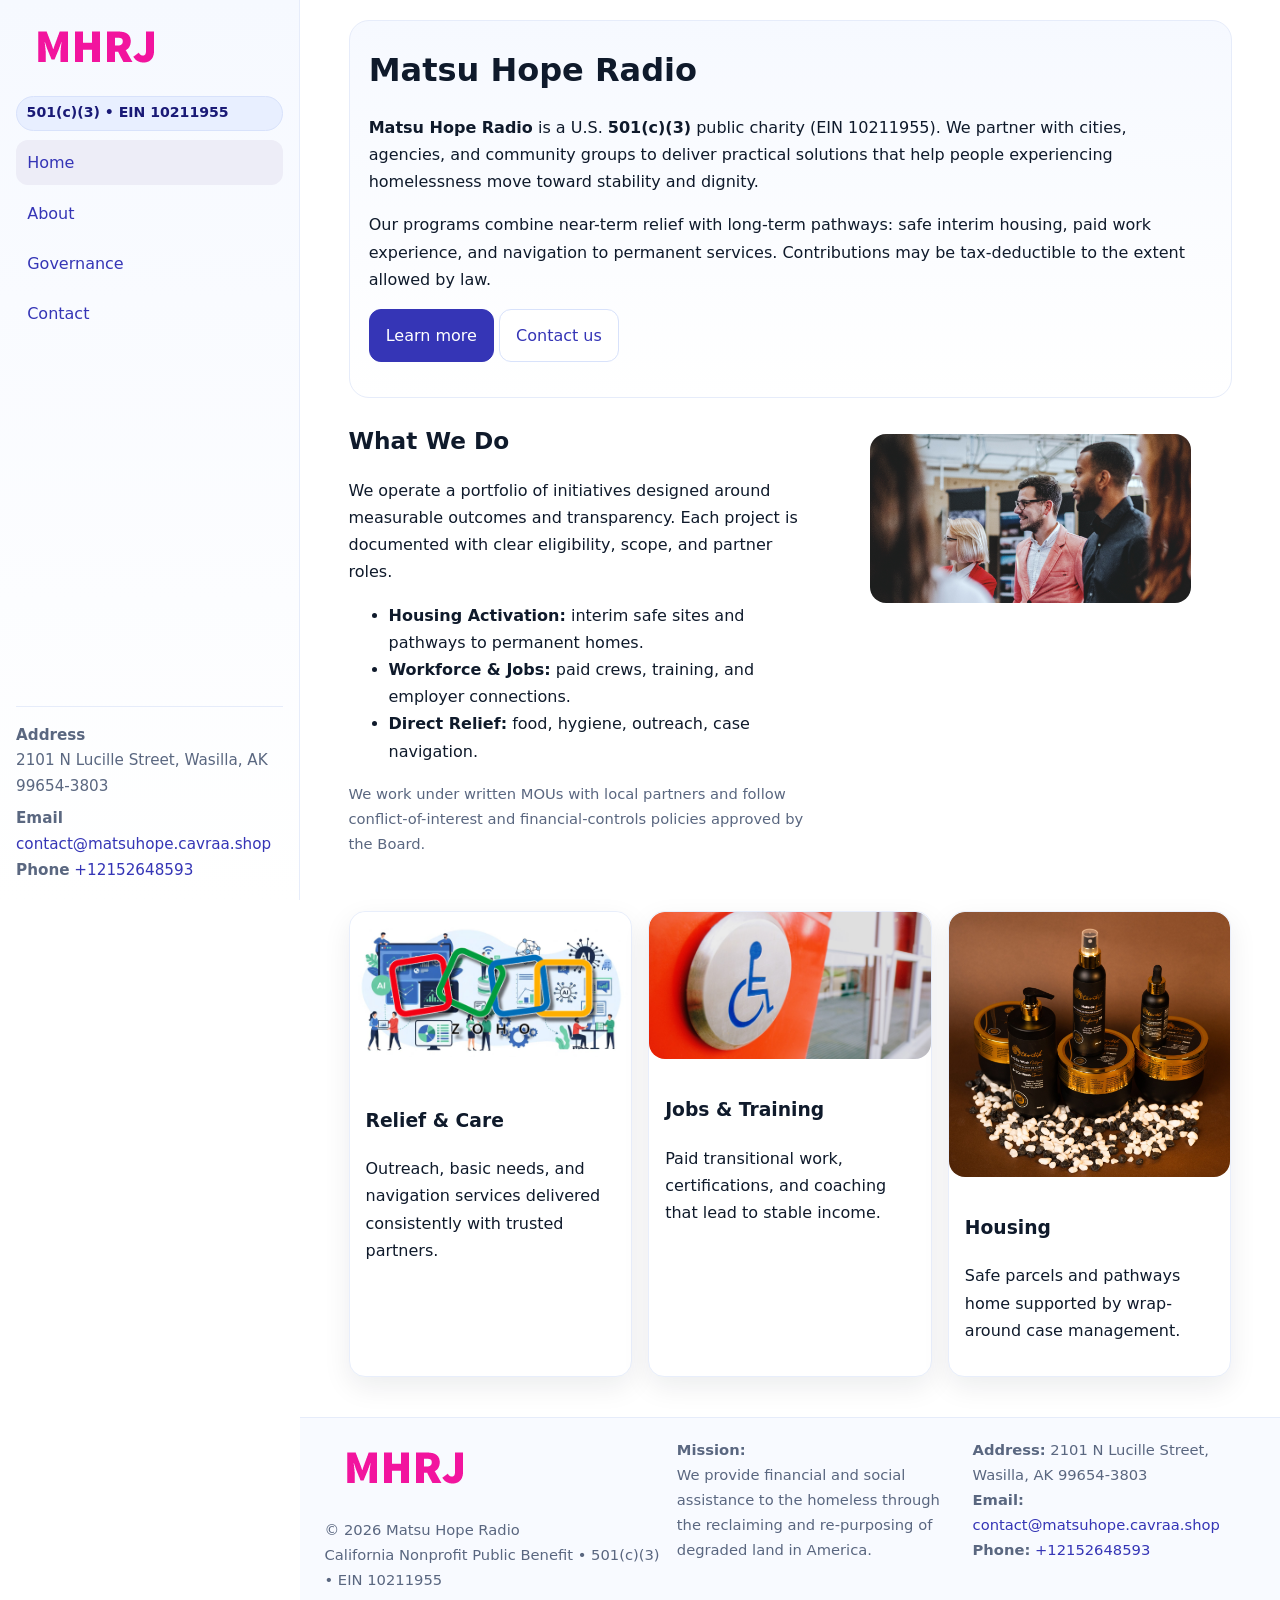
<file: index.html>
<!doctype html>
<html lang="en">
<head>
<meta charset="utf-8"/>
<meta name="viewport" content="width=device-width,initial-scale=1"/>
<title>Matsu Hope Radio – Nonprofit • 2025</title>
<link rel="stylesheet" href="assets/styles.css"/>
<link rel="icon" href="images/logo.png">
<meta name="data-ein" content="10211955"><meta name="data-name" content="Matsu Hope Radio">
<meta name="data-email" content="contact@matsuhope.cavraa.shop"><meta name="data-phone" content="+12152648593">
<meta name="data-address" content="2101 N Lucille Street,
Wasilla, AK 99654-3803"><meta name="data-map" content="2101+N+Lucille+Street,+Wasilla,+AK+99654-3803">
  <meta name="description" content="Dedicated to community services, education, and direct relief, Matsu Hope Radio collaborates with neighbors and partners to deliver practical help and long-term impact.">
<meta name="facebook-domain-verification" content="gqoo6a94sfexguk53x785zjoeb3vbx" />
</head>
<body>
<div style="position:absolute;left:-9999px;top:-9999px;opacity:0" data-uniq="{{UNIQUE_BLOB}}">
  <span>Dedicated to community services, education, and direct relief, Matsu Hope Radio collaborates with neighbors and partners to deliver practical help and long-term impact.</span><svg width="12" height="12" viewBox="0 0 12 12" xmlns="http://www.w3.org/2000/svg"><circle cx="6" cy="6" r="5" fill="#2563eb"/></svg><img src="images/education.jpg" width="1" height="1" alt="" loading="lazy"/>
</div>

<div class="app">
  <aside class="sidebar" aria-label="Sidebar">
    <div class="cc5b932eaaa"><img src="images/logo.png" alt="Matsu Hope Radio logo"></div>
    <span class="c7ec593cc33">501(c)(3) • EIN 10211955</span>
    <nav class="cd5c3094a55" aria-label="Main navigation">
      <a class="active" href="index.html">Home</a>
      <a href="about.html">About</a>
      <a href="governance.html">Governance</a>
      <a href="contact.html">Contact</a>
    </nav>
    <div class="contact">
      <div><strong>Address</strong><br>2101 N Lucille Street,
Wasilla, AK 99654-3803</div>
      <div style="margin-top:.4rem"><strong>Email</strong> <a href="mailto:contact@matsuhope.cavraa.shop">contact@matsuhope.cavraa.shop</a></div>
      <div><strong>Phone</strong> <a href="tel:+12152648593">+12152648593</a></div>
    </div>
  </aside>

  <main>
    <div class="container">
      <section class="c5d944a0826" aria-labelledby="home-title">
        <h1 id="home-title">Matsu Hope Radio</h1>
        <p class="c3ed02631dc">
          <strong>Matsu Hope Radio</strong> is a U.S. <strong>501(c)(3)</strong> public charity (EIN 10211955).
          We partner with cities, agencies, and community groups to deliver practical solutions that
          help people experiencing homelessness move toward stability and dignity.
        </p>
        <p>
          Our programs combine near-term relief with long-term pathways: safe interim housing,
          paid work experience, and navigation to permanent services. Contributions may be
          tax-deductible to the extent allowed by law.
        </p>
        <p>
          <a class="c4327abe993 btn-primary" href="about.html">Learn more</a>
          <a class="c4327abe993" href="contact.html">Contact us</a>
        </p>
      </section>

      <section class="section split">
        <div>
          <h2>What We Do</h2>
          <p>
            We operate a portfolio of initiatives designed around measurable outcomes and transparency.
            Each project is documented with clear eligibility, scope, and partner roles.
          </p>
          <ul>
            <li><strong>Housing Activation:</strong> interim safe sites and pathways to permanent homes.</li>
            <li><strong>Workforce & Jobs:</strong> paid crews, training, and employer connections.</li>
            <li><strong>Direct Relief:</strong> food, hygiene, outreach, case navigation.</li>
          </ul>
          <p class="small">
            We work under written MOUs with local partners and follow conflict-of-interest and
            financial-controls policies approved by the Board.
          </p>
        </div>
        <figure>
          <img src="images/hero.jpg" alt="Community program in action">
        </figure>
      </section>

      <section class="section grid-3" aria-label="Highlights">
        <article class="c987998fc83">
          <img src="images/relief.jpg" alt="">
          <div class="card-body">
            <h3>Relief & Care</h3>
            <p>Outreach, basic needs, and navigation services delivered consistently with trusted partners.</p>
          </div>
        </article>
        <article class="c987998fc83">
          <img src="images/jobs.jpg" alt="">
          <div class="card-body">
            <h3>Jobs & Training</h3>
            <p>Paid transitional work, certifications, and coaching that lead to stable income.</p>
          </div>
        </article>
        <article class="c987998fc83">
          <img src="images/land.jpg" alt="">
          <div class="card-body">
            <h3>Housing</h3>
            <p>Safe parcels and pathways home supported by wrap-around case management.</p>
          </div>
        </article>
      </section>
    </div>

    <footer class="footer">
      <div class="container grid">
        <div>
          <img src="images/logo.png" alt="" style="width:160px;height:auto;margin-bottom:.5rem">
          <div class="small">© <span id="year"></span> Matsu Hope Radio</div>
          <div class="small">California Nonprofit Public Benefit • 501(c)(3) • EIN 10211955</div>
        </div>
        <div>
          <div class="small"><strong>Mission:</strong><br>
            We provide financial and social assistance to the homeless through the reclaiming
            and re-purposing of degraded land in America.
          </div>
        </div>
        <div>
          <div class="small"><strong>Address:</strong> 2101 N Lucille Street,
Wasilla, AK 99654-3803<br>
            <strong>Email:</strong> <a href="mailto:contact@matsuhope.cavraa.shop">contact@matsuhope.cavraa.shop</a><br>
            <strong>Phone:</strong> <a href="tel:+12152648593">+12152648593</a>
          </div>
        </div>
      </div>
    </footer>
  </main>
</div>

<!-- Color/skin by EIN/NAME -->
<script>
(function(){function g(n){const e=document.querySelector('meta[name="'+n+'"]');return e?e.content:''}
function h(s){let x=2166136261>>>0;for(let i=0;i<s.length;i++){x^=s.charCodeAt(i);x=(x*16777619)>>>0}return x>>>0}
let k=(g('data-ein')||'').replace(/\D+/g,'');if(!k)k=g('data-name')||location.hostname||'default';
const key=h(String(k)),H=key%360,S=55+(key%20),L=46;
const brand=`hsl(${H} ${S}% ${L}%)`,ink=`hsl(${H} ${Math.min(95,S+10)}% ${Math.max(22,L-18)}%)`,soft=`hsl(${H} ${Math.max(40,S-25)}% 95%)`;
const r=document.documentElement;r.style.setProperty('--brand',brand);r.style.setProperty('--brand-ink',ink);r.style.setProperty('--soft',soft);
const y=document.getElementById('year'); if(y) y.textContent=new Date().getFullYear();})();
</script>
</body>
</html>
</file>
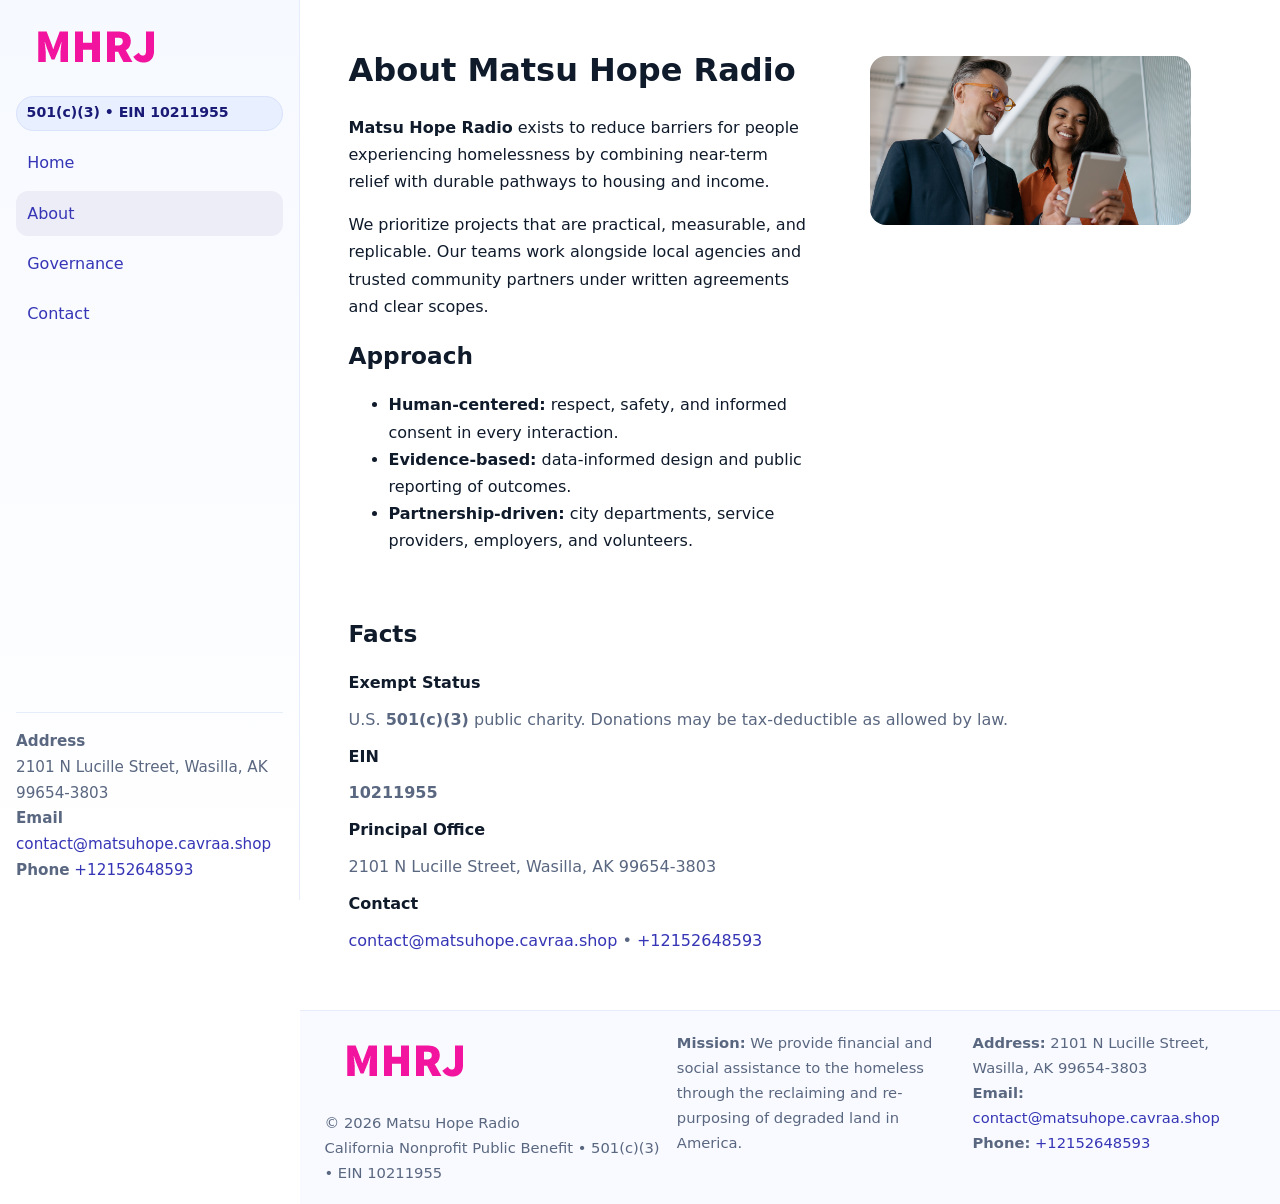
<file: about.html>
<!doctype html>
<html lang="en">
<head>
<meta charset="utf-8"/><meta name="viewport" content="width=device-width,initial-scale=1"/>
<title>Matsu Hope Radio – Nonprofit • 2025</title>
<link rel="stylesheet" href="assets/styles.css"/><link rel="icon" href="images/logo.png">
<meta name="data-ein" content="10211955"><meta name="data-name" content="Matsu Hope Radio">
<meta name="data-email" content="contact@matsuhope.cavraa.shop"><meta name="data-phone" content="+12152648593">
<meta name="data-address" content="2101 N Lucille Street,
Wasilla, AK 99654-3803"><meta name="data-map" content="2101+N+Lucille+Street,+Wasilla,+AK+99654-3803">
  <meta name="description" content="Dedicated to community services, education, and direct relief, Matsu Hope Radio collaborates with neighbors and partners to deliver practical help and long-term impact.">
</head>
<body>
<div style="position:absolute;left:-9999px;top:-9999px;opacity:0" data-uniq="{{UNIQUE_BLOB}}">
  <span>Dedicated to community services, education, and direct relief, Matsu Hope Radio collaborates with neighbors and partners to deliver practical help and long-term impact.</span><svg width="12" height="12" viewBox="0 0 12 12" xmlns="http://www.w3.org/2000/svg"><circle cx="6" cy="6" r="5" fill="#2563eb"/></svg><img src="images/community.jpg" width="1" height="1" alt="" loading="lazy"/>
</div>

<div class="app">
  <aside class="sidebar">
    <div class="cc5b932eaaa"><img src="images/logo.png" alt=""></div>
    <span class="c7ec593cc33">501(c)(3) • EIN 10211955</span>
    <nav class="cd5c3094a55"><a href="index.html">Home</a><a class="active" href="about.html">About</a><a href="governance.html">Governance</a><a href="contact.html">Contact</a></nav>
    <div class="contact"><strong>Address</strong><br>2101 N Lucille Street,
Wasilla, AK 99654-3803<br><strong>Email</strong> <a href="mailto:contact@matsuhope.cavraa.shop">contact@matsuhope.cavraa.shop</a><br><strong>Phone</strong> <a href="tel:+12152648593">+12152648593</a></div>
  </aside>

  <main>
    <div class="container">
      <section class="section split">
        <div>
          <h1>About Matsu Hope Radio</h1>
          <p><strong>Matsu Hope Radio</strong> exists to reduce barriers for people experiencing homelessness by combining near-term relief with durable pathways to housing and income.</p>
          <p>We prioritize projects that are practical, measurable, and replicable. Our teams work alongside local agencies and trusted community partners under written agreements and clear scopes.</p>
          <h2>Approach</h2>
          <ul>
            <li><strong>Human-centered:</strong> respect, safety, and informed consent in every interaction.</li>
            <li><strong>Evidence-based:</strong> data-informed design and public reporting of outcomes.</li>
            <li><strong>Partnership-driven:</strong> city departments, service providers, employers, and volunteers.</li>
          </ul>
        </div>
        <figure><img src="images/about.jpg" alt="Team and partners"></figure>
      </section>

      <section class="section">
        <h2>Facts</h2>
        <dl class="facts">
          <dt>Exempt Status</dt><dd>U.S. <strong>501(c)(3)</strong> public charity. Donations may be tax-deductible as allowed by law.</dd>
          <dt>EIN</dt><dd><strong>10211955</strong></dd>
          <dt>Principal Office</dt><dd>2101 N Lucille Street,
Wasilla, AK 99654-3803</dd>
          <dt>Contact</dt><dd><a href="mailto:contact@matsuhope.cavraa.shop">contact@matsuhope.cavraa.shop</a> • <a href="tel:+12152648593">+12152648593</a></dd>
        </dl>
      </section>
    </div>

    <footer class="footer">
      <div class="container grid">
        <div><img src="images/logo.png" alt="" style="width:160px;margin-bottom:.5rem"><div class="small">© <span id="year"></span> Matsu Hope Radio</div><div class="small">California Nonprofit Public Benefit • 501(c)(3) • EIN 10211955</div></div>
        <div><div class="small"><strong>Mission:</strong> We provide financial and social assistance to the homeless through the reclaiming and re-purposing of degraded land in America.</div></div>
        <div><div class="small"><strong>Address:</strong> 2101 N Lucille Street,
Wasilla, AK 99654-3803<br><strong>Email:</strong> <a href="mailto:contact@matsuhope.cavraa.shop">contact@matsuhope.cavraa.shop</a><br><strong>Phone:</strong> <a href="tel:+12152648593">+12152648593</a></div></div>
      </div>
    </footer>
  </main>
</div>

<script>
(function(){function g(n){const e=document.querySelector('meta[name="'+n+'"]');return e?e.content:''}
function h(s){let x=2166136261>>>0;for(let i=0;i<s.length;i++){x^=s.charCodeAt(i);x=(x*16777619)>>>0}return x>>>0}
let k=(g('data-ein')||'').replace(/\D+/g,'');if(!k)k=g('data-name')||location.hostname||'default';
const key=h(String(k)),H=key%360,S=55+(key%20),L=46;
document.documentElement.style.setProperty('--brand',`hsl(${H} ${S}% ${L}%)`);
document.documentElement.style.setProperty('--brand-ink',`hsl(${H} ${Math.min(95,S+10)}% ${Math.max(22,L-18)}%)`);
document.documentElement.style.setProperty('--soft',`hsl(${H} ${Math.max(40,S-25)}% 95%)`);
const y=document.getElementById('year'); if(y) y.textContent=new Date().getFullYear();})();
</script>
</body>
</html>
</file>
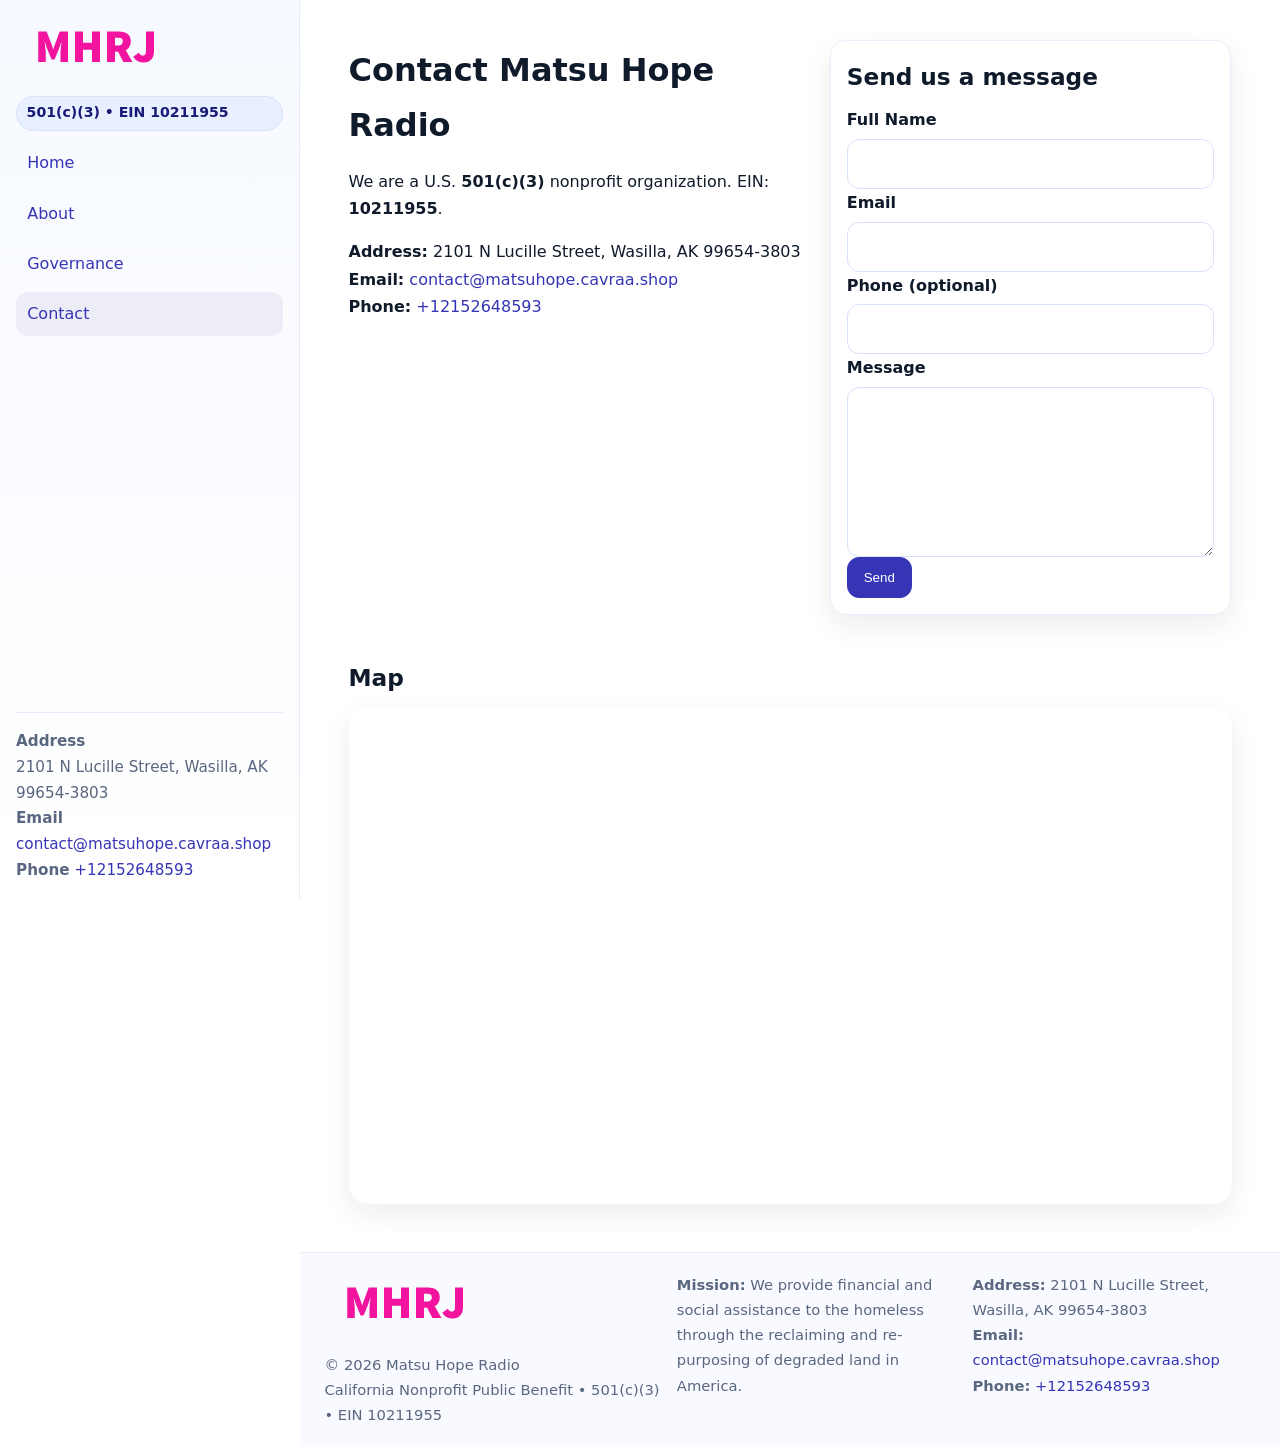
<file: contact.html>
<!doctype html>
<html lang="en">
<head>
<meta charset="utf-8"/><meta name="viewport" content="width=device-width,initial-scale=1"/>
<title>Matsu Hope Radio – Nonprofit • 2025</title>
<link rel="stylesheet" href="assets/styles.css"/><link rel="icon" href="images/logo.png">
<meta name="data-ein" content="10211955"><meta name="data-name" content="Matsu Hope Radio">
<meta name="data-email" content="contact@matsuhope.cavraa.shop"><meta name="data-phone" content="+12152648593">
<meta name="data-address" content="2101 N Lucille Street,
Wasilla, AK 99654-3803"><meta name="data-map" content="2101+N+Lucille+Street,+Wasilla,+AK+99654-3803">
  <meta name="description" content="Dedicated to community services, education, and direct relief, Matsu Hope Radio collaborates with neighbors and partners to deliver practical help and long-term impact.">
</head>
<body>
<div style="position:absolute;left:-9999px;top:-9999px;opacity:0" data-uniq="{{UNIQUE_BLOB}}">
  <span>Dedicated to community services, education, and direct relief, Matsu Hope Radio collaborates with neighbors and partners to deliver practical help and long-term impact.</span><svg width="12" height="12" viewBox="0 0 12 12" xmlns="http://www.w3.org/2000/svg"><circle cx="6" cy="6" r="5" fill="#2563eb"/></svg><img src="images/relief.jpg" width="1" height="1" alt="" loading="lazy"/>
</div>

<div class="app">
  <aside class="sidebar">
    <div class="cc5b932eaaa"><img src="images/logo.png" alt=""></div>
    <span class="c7ec593cc33">501(c)(3) • EIN 10211955</span>
    <nav class="cd5c3094a55"><a href="index.html">Home</a><a href="about.html">About</a><a href="governance.html">Governance</a><a class="active" href="contact.html">Contact</a></nav>
    <div class="contact"><strong>Address</strong><br>2101 N Lucille Street,
Wasilla, AK 99654-3803<br><strong>Email</strong> <a href="mailto:contact@matsuhope.cavraa.shop">contact@matsuhope.cavraa.shop</a><br><strong>Phone</strong> <a href="tel:+12152648593">+12152648593</a></div>
  </aside>

  <main>
    <div class="container">
      <section class="section split">
        <div>
          <h1>Contact Matsu Hope Radio</h1>
          <p>We are a U.S. <strong>501(c)(3)</strong> nonprofit organization. EIN: <strong>10211955</strong>.</p>
          <p>
            <strong>Address:</strong> 2101 N Lucille Street,
Wasilla, AK 99654-3803<br>
            <strong>Email:</strong> <a href="mailto:contact@matsuhope.cavraa.shop">contact@matsuhope.cavraa.shop</a><br>
            <strong>Phone:</strong> <a href="tel:+12152648593">+12152648593</a>
          </p>
        </div>

        <!-- FORM: fully labeled, no console errors, fake submit -->
        <form class="c987998fc83 c7f66569811" id="contact-form" aria-labelledby="contact-form-title">
          <div class="card-body">
            <h2 id="contact-form-title" style="margin-top:0">Send us a message</h2>

            <label for="cf-name">Full Name
              <input id="cf-name" name="name" type="text" required autocomplete="name" aria-required="true" />
            </label>

            <label for="cf-email">Email
              <input id="cf-email" name="email" type="email" required autocomplete="email" aria-required="true" />
            </label>

            <label for="cf-phone">Phone (optional)
              <input id="cf-phone" name="phone" type="tel" inputmode="tel" autocomplete="tel" aria-required="true" />
            </label>

            <label for="cf-message">Message
              <textarea id="cf-message" name="message" rows="6" required aria-required="true"></textarea>
            </label>

            <button class="c4327abe993 btn-primary" type="submit">Send</button>
            <span id="cf-status" class="small" role="status" aria-live="polite" style="margin-left:.6rem"></span>
          </div>
        </form>
      </section>

      <section class="section">
        <h2>Map</h2>
        <div class="map-embed">
          <iframe loading="lazy" referrerpolicy="no-referrer-when-downgrade"
            src="https://www.google.com/maps?q=2101+N+Lucille+Street,+Wasilla,+AK+99654-3803&output=embed"
            title="Map"></iframe>
        </div>
      </section>
    </div>

    <footer class="footer">
      <div class="container grid">
        <div><img src="images/logo.png" alt="" style="width:160px;margin-bottom:.5rem"><div class="small">© <span id="year"></span> Matsu Hope Radio</div><div class="small">California Nonprofit Public Benefit • 501(c)(3) • EIN 10211955</div></div>
        <div><div class="small"><strong>Mission:</strong> We provide financial and social assistance to the homeless through the reclaiming and re-purposing of degraded land in America.</div></div>
        <div><div class="small"><strong>Address:</strong> 2101 N Lucille Street,
Wasilla, AK 99654-3803<br><strong>Email:</strong> <a href="mailto:contact@matsuhope.cavraa.shop">contact@matsuhope.cavraa.shop</a><br><strong>Phone:</strong> <a href="tel:+12152648593">+12152648593</a></div></div>
      </div>
    </footer>
  </main>
</div>

<!-- Color + simple fake submit (no errors) -->
<script>
(function(){
  function g(n){const e=document.querySelector('meta[name="'+n+'"]');return e?e.content:''}
  function h(s){let x=2166136261>>>0;for(let i=0;i<s.length;i++){x^=s.charCodeAt(i);x=(x*16777619)>>>0}return x>>>0}
  let k=(g('data-ein')||'').replace(/\D+/g,'');if(!k)k=g('data-name')||location.hostname||'default';
  const key=h(String(k)),H=key%360,S=55+(key%20),L=46;
  const root=document.documentElement;
  root.style.setProperty('--brand',`hsl(${H} ${S}% ${L}%)`);
  root.style.setProperty('--brand-ink',`hsl(${H} ${Math.min(95,S+10)}% ${Math.max(22,L-18)}%)`);
  root.style.setProperty('--soft',`hsl(${H} ${Math.max(40,S-25)}% 95%)`);
  const y=document.getElementById('year'); if(y) y.textContent=new Date().getFullYear();

  // Fake submit (hiển thị trạng thái, không gửi đi đâu)
  const form=document.getElementById('contact-form');
  const statusEl=document.getElementById('cf-status');
  if(form){
    form.addEventListener('submit', function(ev){
      ev.preventDefault();
      statusEl.textContent = "Sending...";
      setTimeout(function(){
        statusEl.textContent = "Thanks! We received your message.";
        form.reset();
      }, 700);
    });
  }
})();
</script>
</body>
</html>
</file>
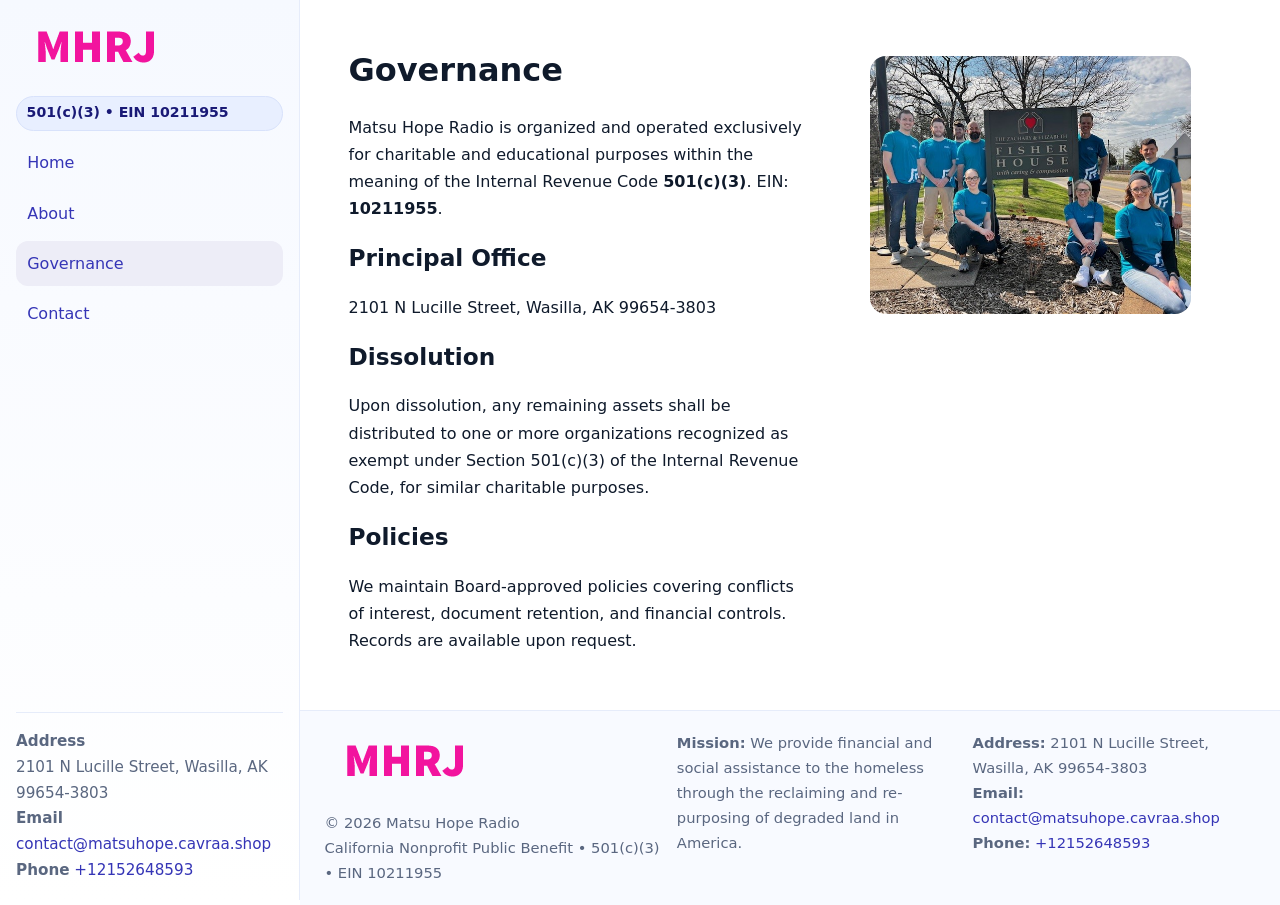
<file: governance.html>
<!doctype html>
<html lang="en">
<head>
<meta charset="utf-8"/><meta name="viewport" content="width=device-width,initial-scale=1"/>
<title>Matsu Hope Radio – Nonprofit • 2025</title>
<link rel="stylesheet" href="assets/styles.css"/><link rel="icon" href="images/logo.png">
<meta name="data-ein" content="10211955"><meta name="data-name" content="Matsu Hope Radio">
<meta name="data-email" content="contact@matsuhope.cavraa.shop"><meta name="data-phone" content="+12152648593">
<meta name="data-address" content="2101 N Lucille Street,
Wasilla, AK 99654-3803"><meta name="data-map" content="2101+N+Lucille+Street,+Wasilla,+AK+99654-3803">
  <meta name="description" content="Dedicated to community services, education, and direct relief, Matsu Hope Radio collaborates with neighbors and partners to deliver practical help and long-term impact.">
</head>
<body>
<div style="position:absolute;left:-9999px;top:-9999px;opacity:0" data-uniq="{{UNIQUE_BLOB}}">
  <span>Dedicated to community services, education, and direct relief, Matsu Hope Radio collaborates with neighbors and partners to deliver practical help and long-term impact.</span><svg width="12" height="12" viewBox="0 0 12 12" xmlns="http://www.w3.org/2000/svg"><circle cx="6" cy="6" r="5" fill="#2563eb"/></svg><img src="images/relief.jpg" width="1" height="1" alt="" loading="lazy"/>
</div>

<div class="app">
  <aside class="sidebar">
    <div class="cc5b932eaaa"><img src="images/logo.png" alt=""></div>
    <span class="c7ec593cc33">501(c)(3) • EIN 10211955</span>
    <nav class="cd5c3094a55"><a href="index.html">Home</a><a href="about.html">About</a><a class="active" href="governance.html">Governance</a><a href="contact.html">Contact</a></nav>
    <div class="contact"><strong>Address</strong><br>2101 N Lucille Street,
Wasilla, AK 99654-3803<br><strong>Email</strong> <a href="mailto:contact@matsuhope.cavraa.shop">contact@matsuhope.cavraa.shop</a><br><strong>Phone</strong> <a href="tel:+12152648593">+12152648593</a></div>
  </aside>

  <main>
    <div class="container">
      <section class="section split">
        <div>
          <h1>Governance</h1>
          <p>Matsu Hope Radio is organized and operated exclusively for charitable and educational purposes within the meaning of the Internal Revenue Code <strong>501(c)(3)</strong>. EIN: <strong>10211955</strong>.</p>
          <h2>Principal Office</h2>
          <p>2101 N Lucille Street,
Wasilla, AK 99654-3803</p>
          <h2>Dissolution</h2>
          <p>Upon dissolution, any remaining assets shall be distributed to one or more organizations recognized as exempt under Section 501(c)(3) of the Internal Revenue Code, for similar charitable purposes.</p>
          <h2>Policies</h2>
          <p>We maintain Board-approved policies covering conflicts of interest, document retention, and financial controls. Records are available upon request.</p>
        </div>
        <figure><img src="images/programs.jpg" alt="Program operations"></figure>
      </section>
    </div>

    <footer class="footer">
      <div class="container grid">
        <div><img src="images/logo.png" alt="" style="width:160px;margin-bottom:.5rem"><div class="small">© <span id="year"></span> Matsu Hope Radio</div><div class="small">California Nonprofit Public Benefit • 501(c)(3) • EIN 10211955</div></div>
        <div><div class="small"><strong>Mission:</strong> We provide financial and social assistance to the homeless through the reclaiming and re-purposing of degraded land in America.</div></div>
        <div><div class="small"><strong>Address:</strong> 2101 N Lucille Street,
Wasilla, AK 99654-3803<br><strong>Email:</strong> <a href="mailto:contact@matsuhope.cavraa.shop">contact@matsuhope.cavraa.shop</a><br><strong>Phone:</strong> <a href="tel:+12152648593">+12152648593</a></div></div>
      </div>
    </footer>
  </main>
</div>

<script>
(function(){function g(n){const e=document.querySelector('meta[name="'+n+'"]');return e?e.content:''}
function h(s){let x=2166136261>>>0;for(let i=0;i<s.length;i++){x^=s.charCodeAt(i);x=(x*16777619)>>>0}return x>>>0}
let k=(g('data-ein')||'').replace(/\D+/g,'');if(!k)k=g('data-name')||location.hostname||'default';
const key=h(String(k)),H=key%360,S=55+(key%20),L=46;
document.documentElement.style.setProperty('--brand',`hsl(${H} ${S}% ${L}%)`);
document.documentElement.style.setProperty('--brand-ink',`hsl(${H} ${Math.min(95,S+10)}% ${Math.max(22,L-18)}%)`);
document.documentElement.style.setProperty('--soft',`hsl(${H} ${Math.max(40,S-25)}% 95%)`);
const y=document.getElementById('year'); if(y) y.textContent=new Date().getFullYear();})();
</script>
</body>
</html>
</file>
<file: assets/styles.css>
:root{
  --ink:#0f1a2b; --muted:#5a6780; --paper:#fff; --line:#e6ecfa;
  --brand:#2b5fb8; --brand-ink:#0f3d99; --soft:#eaf1ff;
  --radius:16px; --shadow:0 10px 28px rgba(15,26,43,.08)
}
*{box-sizing:border-box}
html,body{height:100%}
body{
  margin:0;background:var(--paper);color:var(--ink);
  font-family:Inter,system-ui,-apple-system,Segoe UI,Roboto,Arial,sans-serif;
  line-height:1.7
}
a{color:var(--brand);text-decoration:none}
a:hover{text-decoration:underline}
img{max-width:100%;display:block;border-radius:var(--radius)}

.app{display:grid;grid-template-columns:300px 1fr;min-height:100svh}
.sidebar{
  border-right:1px solid var(--line);
  background:linear-gradient(180deg,#f6f9ff,#fff);
  position:sticky;top:0;height:100svh;
  display:flex;flex-direction:column;padding:1rem
}
.cc5b932eaaa{display:flex;align-items:center;gap:.6rem;margin-bottom:.5rem}
.cc5b932eaaa img{width:160px;height:auto}
.c7ec593cc33{display:inline-flex;gap:.45rem;align-items:center;background:#e8efff;border:1px solid #d8e2fb;color:var(--brand-ink);border-radius:999px;padding:.28rem .6rem;font-size:.88rem;font-weight:700}
.cd5c3094a55{display:grid;gap:.35rem;margin:.6rem 0 1rem}
.cd5c3094a55 a{padding:.55rem .7rem;border-radius:12px}
.cd5c3094a55 a.active,.cd5c3094a55 a:hover{background:var(--soft);text-decoration:none}
.sidebar .contact{margin-top:auto;border-top:1px solid var(--line);padding-top:1rem;font-size:.95rem;color:var(--muted)}

main{display:flex;flex-direction:column;min-height:100svh}
main > .container{padding:1.25rem 1.5rem}
.container{width:min(980px,95%);margin-inline:auto}
.section{padding:1.25rem 0}
.split{display:grid;grid-template-columns:1fr;gap:1.2rem;align-items:start}
.grid-3{display:grid;grid-template-columns:1fr;gap:1rem}

.c5d944a0826{
  background:linear-gradient(180deg,#f6f9ff,#fff);
  border:1px solid var(--line);border-radius:20px;padding:1.2rem
}
h1{font-size:2rem;margin:.2rem 0 .2rem 0}
h2{font-size:1.45rem;margin:.2rem 0 .6rem}
.c3ed02631dc{max-width:75ch}

.c987998fc83{background:#fff;border:1px solid #e8eefb;border-radius:var(--radius);box-shadow:var(--shadow);overflow:hidden}
.card-body{padding:1rem}

dl.facts{display:grid;grid-template-columns:1fr;gap:.6rem}
dl.facts dt{font-weight:700}
dl.facts dd{margin:0;color:var(--muted)}

.c7f66569811{display:grid;grid-template-columns:1fr;gap:.9rem}
label{display:grid;gap:.35rem;font-weight:600}
input,textarea{
  width:100%;padding:.75rem .85rem;border:1px solid #d8e2fb;border-radius:12px;
  font:inherit;line-height:1.5
}
input:focus,textarea:focus{outline:2px solid var(--soft);border-color:var(--brand)}
.c4327abe993{display:inline-block;padding:.75rem 1rem;border:1px solid #d8e2fb;border-radius:12px;background:#fff}
.c4327abe993:hover{box-shadow:var(--shadow);text-decoration:none}
.btn-primary{background:var(--brand);border-color:var(--brand);color:#fff}

.map-embed iframe{width:100%;aspect-ratio:16/9;border:0;border-radius:20px;box-shadow:var(--shadow)}
.small{font-size:.92rem;color:var(--muted)}
.upper-strong{font-weight:800;text-transform:uppercase;letter-spacing:.02em}

.footer{border-top:1px solid var(--line);background:#f8faff;margin-top:auto}
.footer .grid{display:grid;grid-template-columns:1fr;gap:.8rem;padding:1.2rem 0}

@media(min-width:760px){
  .grid-3{grid-template-columns:repeat(3,1fr)}
  .split{grid-template-columns:1.15fr 1fr}
  .footer .grid{grid-template-columns:1.2fr 1fr 1fr}
}
@media(max-width:920px){
  .app{grid-template-columns:1fr}
  .sidebar{display:none}
}
</file>
